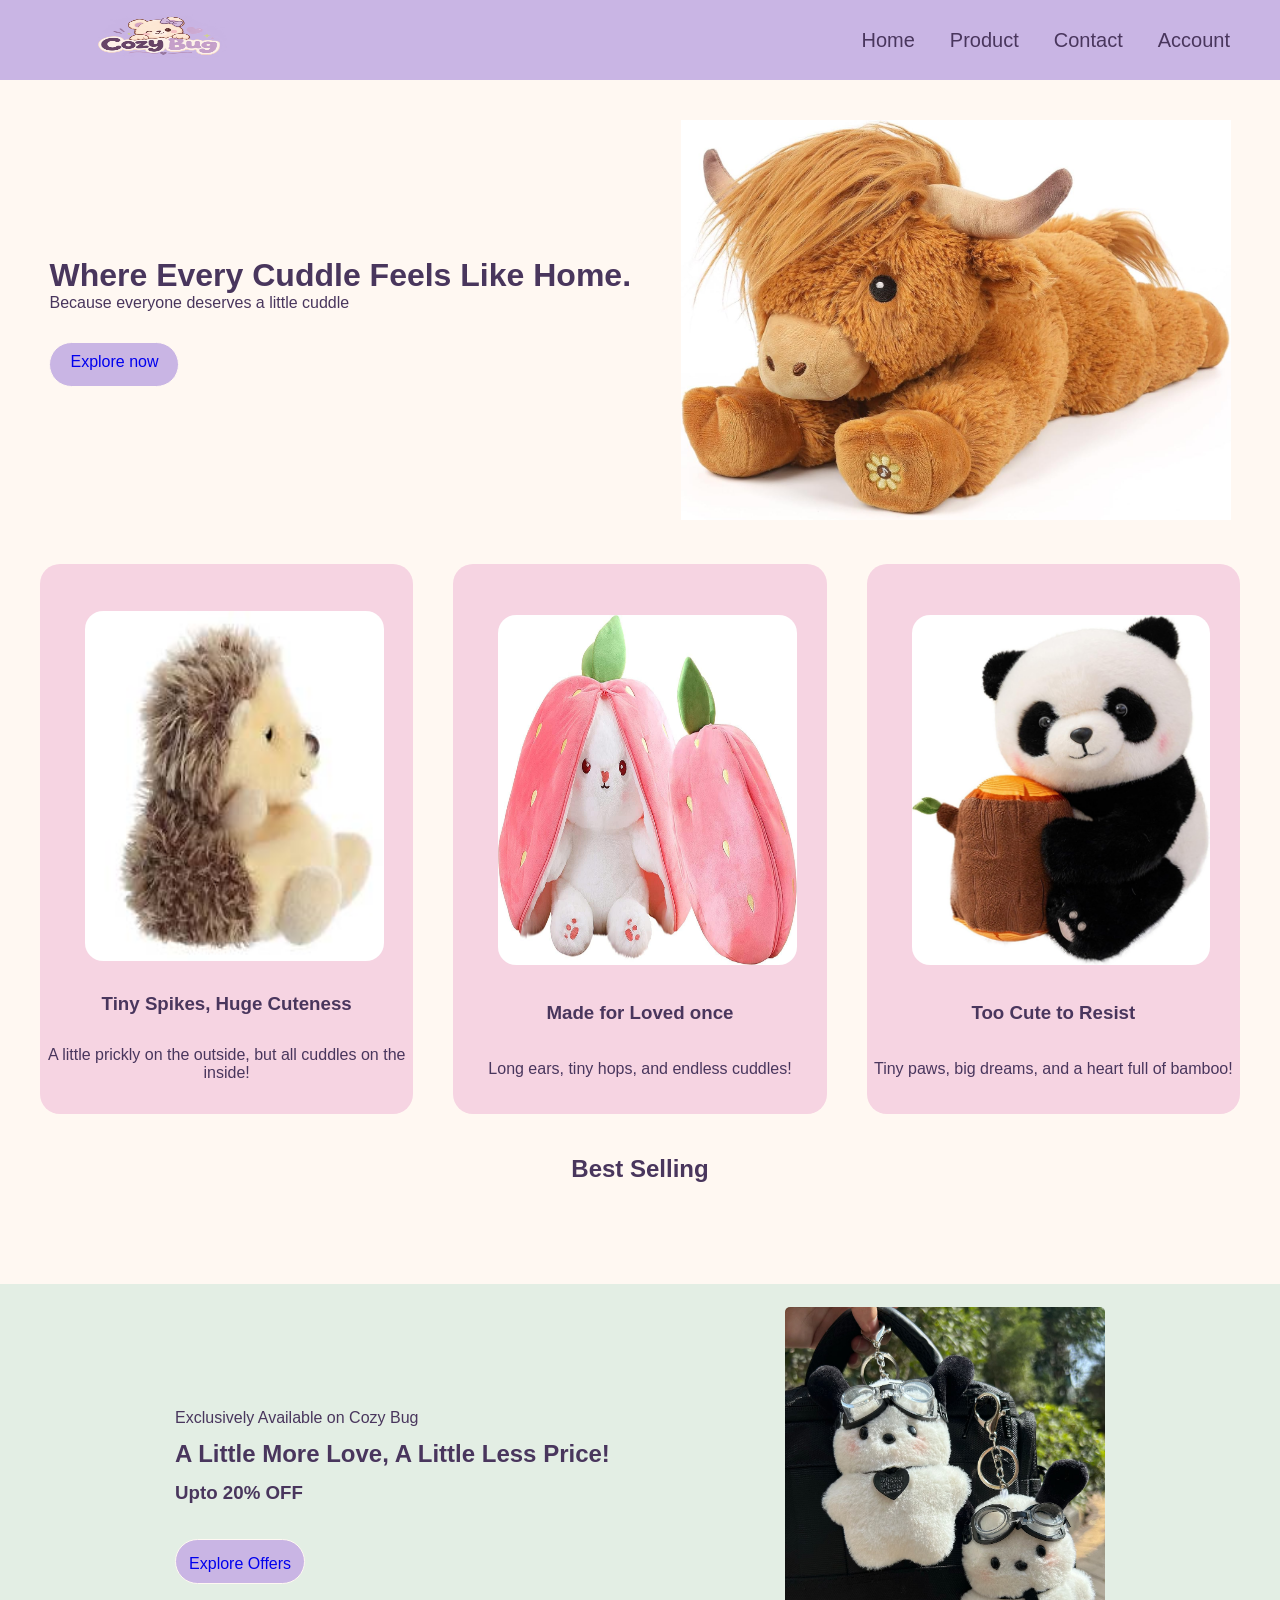
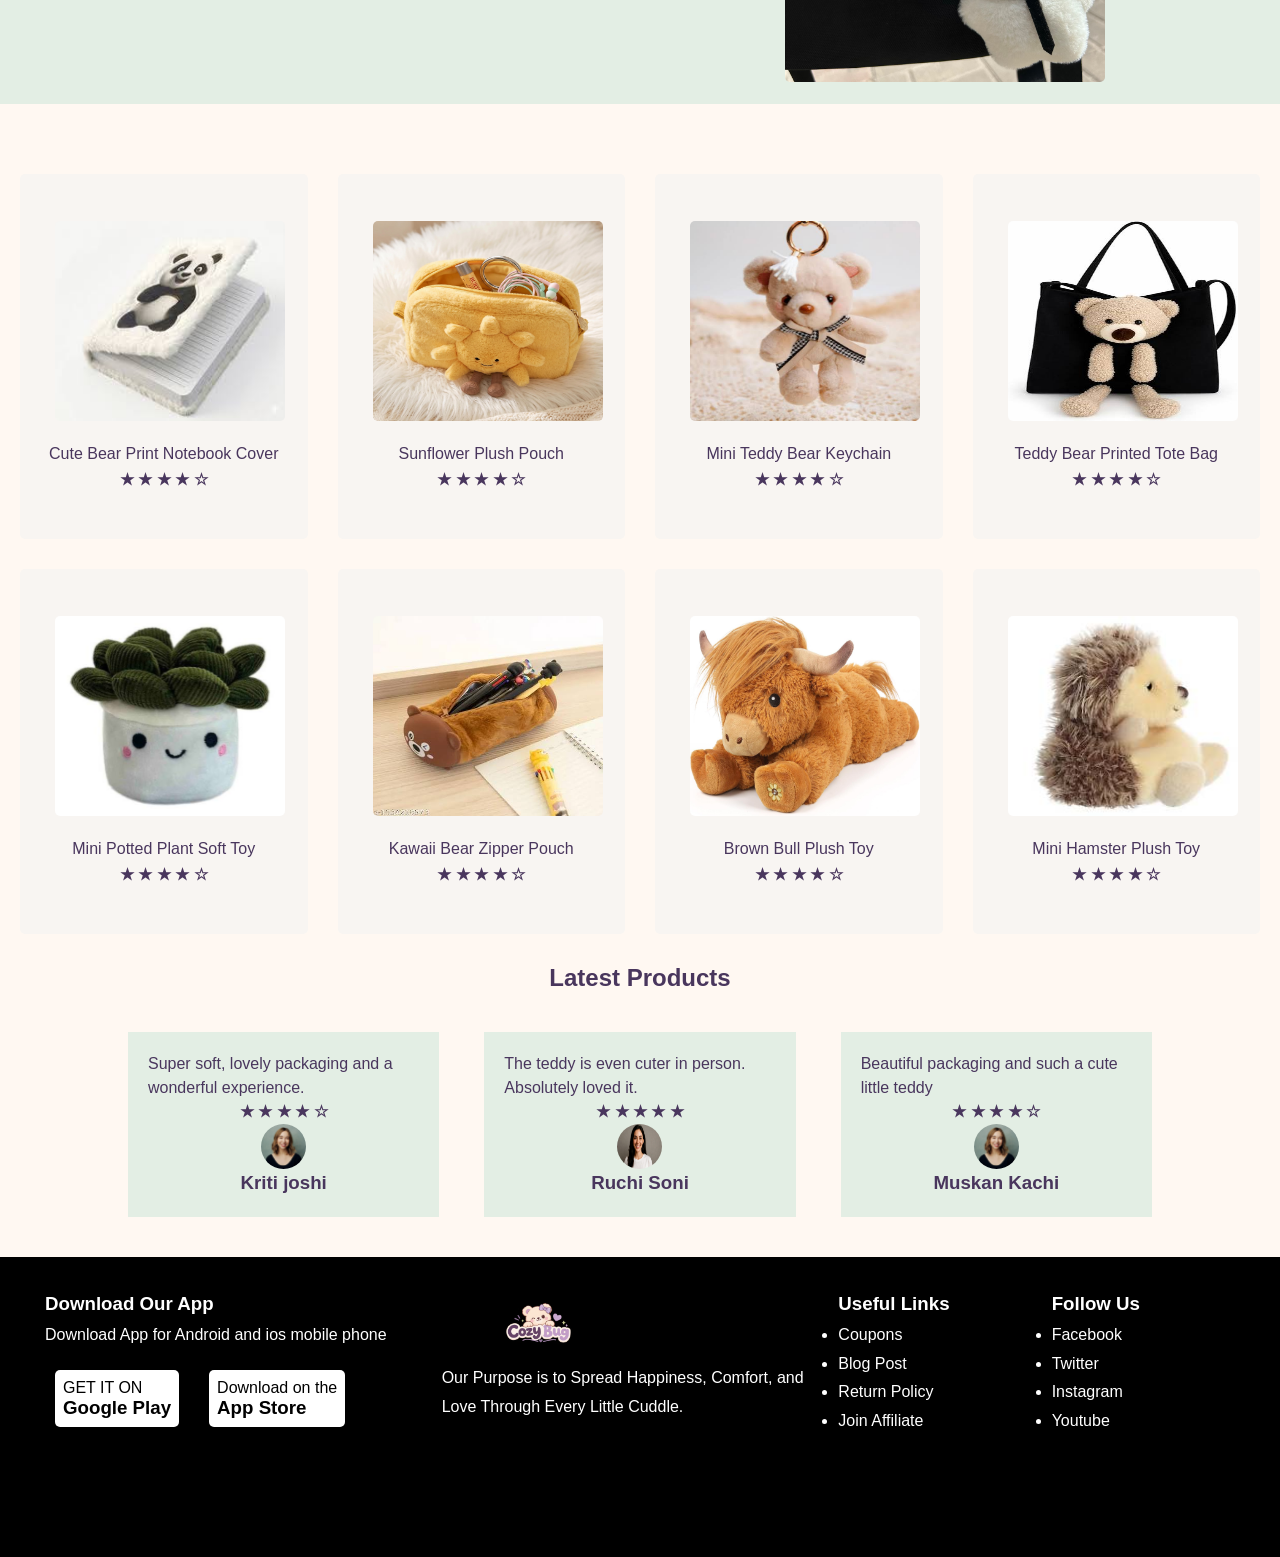
<file: index.html>
<!DOCTYPE html>
<html lang="en">
<head>
  <meta charset="UTF-8">
  <meta name="viewport" content="width=device-width, initial-scale=1.0">
  <link rel="stylesheet" href="style.css">
  <title>Cozy Bug | Hug in every package</title>
  <link rel="stylesheet" href="https://cdnjs.cloudflare.com/ajax/libs/font-awesome/6.7.2/css/all.min.css">
</head>
<body>
  <!-- HEADER -->
  <header class="header">
    <div class="brand">
    <img src="Cozy Bug Teddy Bear Logo.png" width="220px" height="75px">
    </div>
    <div class="navbar">
       <a href="index.html" class="nav-links">Home</a>
       <a href="Product.html" class="nav-links">Product</a>
       <a href="#" class="nav-links">Contact</a>
       <a href="Account.html" class="nav-links">Account</a>
    </div>
    <button class="menu-icon" aria-label="Toggle navigation"
        aria-expanded="false">
    <i class="fa-solid fa-bars"></i>
    </button>
  </header>
  <!-- MAIN IMAGE WITH TAG LINE -->
  <div class="main">
    <div> 
        <h1>Where Every Cuddle Feels Like Home.</h1>
        <p>Because everyone deserves a little cuddle</p>
        <a href="product.html" class="btn">Explore now</a>
   </div>
   <div class="main-img">
    <img src="main_img.jpg" height="400px" width="550px">
   </div>
  </div>
  <!-- FEATURED SECTION -->
   <section class="features">
    <div class="feature-card">
        <img src="feature-img1.jpg" alt="Cute teddy bear" height="400px" width="350px">
         <h3>Tiny Spikes, Huge Cuteness</h3>
         <p>A little prickly on the outside, but all cuddles on the inside!</p>
    </div>

     <div class="feature-card">
        <img src="feature-img2.jpg" alt="Cute plush toy" height="400px" width="350px">
        <h3>Made for Loved once</h3>
        <p>Long ears, tiny hops, and endless cuddles!</p>
    </div>

    <div class="feature-card">
        <img src="feature-img3.jpg" alt="Cute soft toy" height="400px" width="350px">
       <h3>Too Cute to Resist</h3>
       <p>Tiny paws, big dreams, and a heart full of bamboo!</p>
    </div>
    <h2>Best Selling</h2>
  </section>
  <!-- offer section -->
   <div class="offer">
    <div class="offer-detail">
      <p>Exclusively Available on Cozy Bug</p>
      <h2>A Little More Love, A Little Less Price!</h2>
      <h3>Upto 20% OFF</h3>
      <a href="offerDetail.html" class="btn">Explore Offers</a>
    </div>
      <img src="offer-section-img.avif">
   </div>
  <!-- PRODUCT SECTION -->
   <div class="product">
    <div class="product-card">
      <img src="product-img1.jpg">
      <div class="product-detail">
        <p>Cute Bear Print Notebook Cover</p>
        <h4>&starf; &starf; &starf; &starf; &star;</h4>
      </div>
    </div>
    <div class="product-card">
      <img src="product-img2.avif">
      <div class="product-detail">
        <p>Sunflower Plush Pouch</p>
        <h4>&starf; &starf; &starf; &starf; &star;</h4>
      </div>
    </div>
    <div class="product-card">
      <img src="product-img3.jpg">
      <div class="product-detail">
        <p>Mini Teddy Bear Keychain</p>
        <h4>&starf; &starf; &starf; &starf; &star;</h4>
      </div>
    </div>
    <div class="product-card">
      <img src="product-img4.jpg">
      <div class="product-detail">
        <p>Teddy Bear Printed Tote Bag</p>
        <h4>&starf; &starf; &starf; &starf; &star;</h4>
      </div>
    </div>
    <div class="product-card">
      <img src="product-img5.jpg">
      <div class="product-detail">
        <p>Mini Potted Plant Soft Toy</p>
        <h4>&starf; &starf; &starf; &starf; &star;</h4>
      </div>
    </div>
    <div class="product-card">
      <img src="product-img6.jpg">
      <div class="product-detail">
        <p>Kawaii Bear Zipper Pouch</p>
        <h4>&starf; &starf; &starf; &starf; &star;</h4>
      </div>
    </div>
    <div class="product-card">
      <img src="main_img.jpg">
      <div class="product-detail">
        <p>Brown Bull Plush Toy</p>
        <h4>&starf; &starf; &starf; &starf; &star;</h4>
      </div>
    </div>
    <div class="product-card">
      <img src="feature-img1.jpg">
      <div class="product-detail">
        <p>Mini Hamster Plush Toy</p>
        <h4>&starf; &starf; &starf; &starf; &star;</h4>
      </div>
    </div>
    <h2>Latest Products</h2>
   </div>
   <div class="feedback">
    <div class="feedback-card">
      <p>Super soft, lovely packaging and a wonderful experience.</p>
      <h4>&starf; &starf; &starf; &starf; &star;</h4>
      <img src="feedback-img1.jpg">
      <h3>Kriti joshi</h3>
    </div>
    <div class="feedback-card">
      <p>The teddy is even cuter in person. Absolutely loved it.</p>
      <h4>&starf; &starf; &starf; &starf; &starf;</h4>
      <img src="feedback-img2.jpg">
      <h3>Ruchi Soni</h3>
    </div>
    <div class="feedback-card">
      <p>Beautiful packaging and such a cute little teddy</p>
      <h4>&starf; &starf; &starf; &starf; &star;</h4>
      <img src="feedback-img1.jpg">
      <h3>Muskan Kachi</h3>
    </div>
   </div>
   <!-- FOOTER SECTION -->
   <footer class="footer">
     <div class="footer-box">
      <h3>Download Our App</h3>
      <p>Download App for Android and ios mobile phone</p>
      <div class="footer-app">
        <div class="footer-box-inside">
        <p>GET IT ON</p>
        <h3>Google Play</h3>
      </div>
      <div class="footer-box-inside">
        <p>Download on the</p>
        <h3>App Store</h3>
      </div>
      </div>
     </div>
     <div class="footer-box">
      <img src="Cozy Bug Teddy Bear Logo.png">
      <p>Our Purpose is to Spread Happiness, Comfort, and Love Through Every Little Cuddle.</p>
     </div>
     <div class="footer-box">
      <h3>Useful Links</h3>
      <ul>
        <li><a>Coupons</a></li>
        <li><a>Blog Post</a></li>
        <li><a>Return Policy</a></li>
        <li><a>Join Affiliate</a></li>
      </ul>
     </div>
     <div class="footer-box">
      <h3>Follow Us</h3>
      <ul>
        <li><a>Facebook</a></li>
        <li><a>Twitter</a></li>
        <li><a>Instagram</a></li>
        <li><a>Youtube</a></li>
      </ul>
     </div>
   </footer>
   <!-- ACTIVATING TOGGLE HAMBURGER NAV-LINKS WITH JAVA SCRIPT -->
    <script>
    const menuIcon = document.querySelector(".menu-icon");
    const navbar = document.querySelector(".navbar");

    menuIcon.addEventListener("click", () => {
        navbar.classList.toggle("active");
    });
</script>

</body>
</html>
</file>
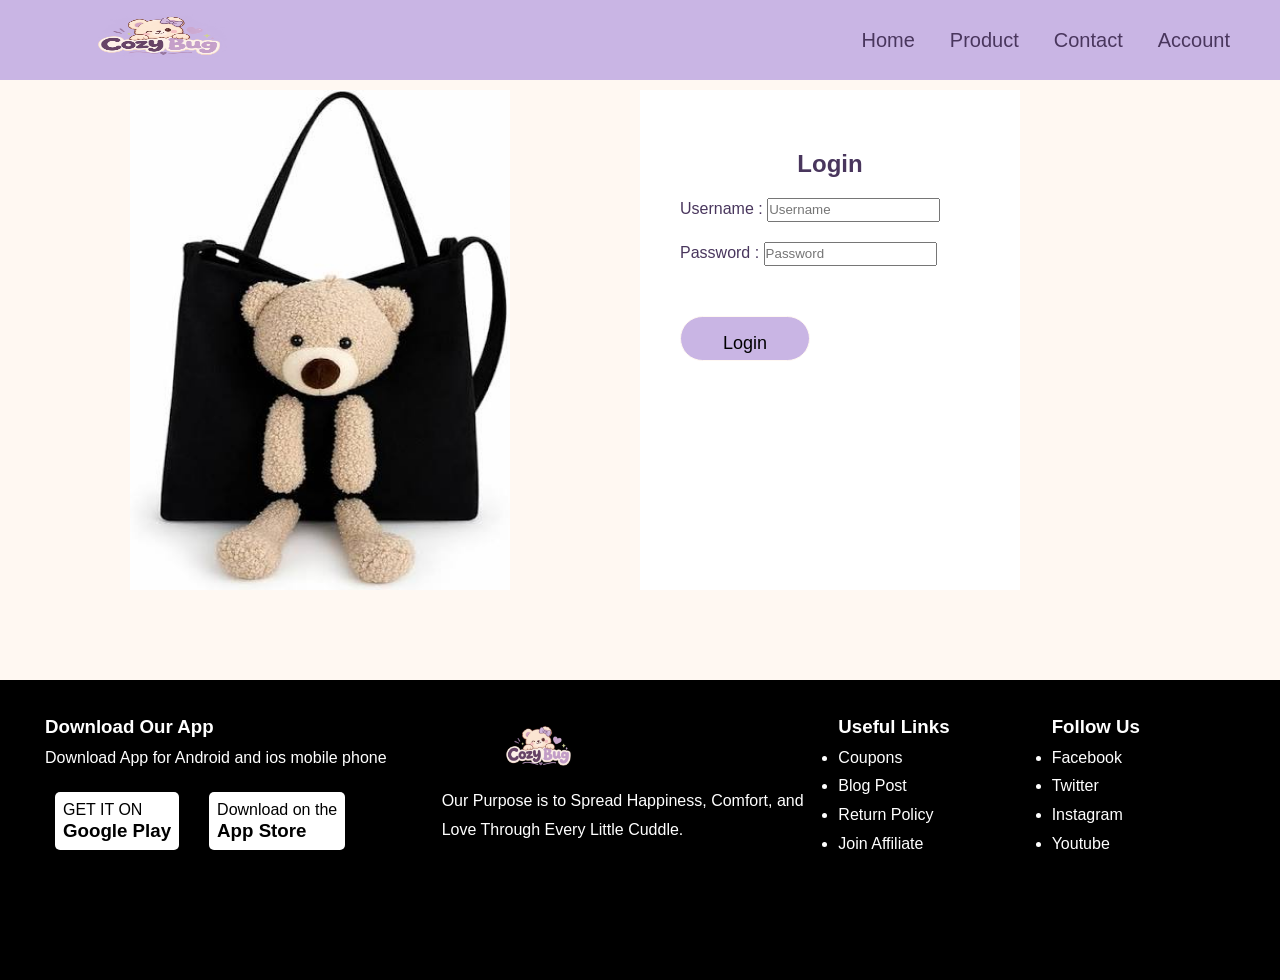
<file: Account.html>
<!DOCTYPE html>
<html lang="en">
<head>
  <meta charset="UTF-8">
  <meta name="viewport" content="width=device-width, initial-scale=1.0">
  <link rel="stylesheet" href="style.css">
  <link rel="stylesheet" href="account-style.css">
  <title>Account | Cozy Bug</title>
  <link rel="stylesheet" href="https://cdnjs.cloudflare.com/ajax/libs/font-awesome/6.7.2/css/all.min.css">
</head>
<body>
  <!-- HEADER -->
  <header class="header">
    <div class="brand">
    <img src="Cozy Bug Teddy Bear Logo.png" width="220px" height="75px">
    </div>
    <div class="navbar">
       <a href="index.html" class="nav-links">Home</a>
       <a href="Product.html" class="nav-links">Product</a>
       <a href="#" class="nav-links">Contact</a>
       <a href="Account.html" class="nav-links">Account</a>
    </div>
    <button class="menu-icon" aria-label="Toggle navigation"
        aria-expanded="false">
    <i class="fa-solid fa-bars"></i>
    </button>
  </header>
  <!-- login page -->
  <main class="login-page">
      <img src="product-img4.jpg">
      <div class="registration">
          <form>
            <h2>Login</h2>
            <label for="username">Username :</label>
            <input type="text" placeholder="Username" id="username">
            <br>
            <label for="password">Password :</label>
            <input type="password" id="password" placeholder="Password">
            <button type="submit" class="btn login-btn">Login</button>
          </form>
      </div>
  </main>
<!-- FOOTER SECTION -->
  <footer class="footer">
     <div class="footer-box">
      <h3>Download Our App</h3>
      <p>Download App for Android and ios mobile phone</p>
      <div class="footer-app">
        <div class="footer-box-inside">
        <p>GET IT ON</p>
        <h3>Google Play</h3>
      </div>
      <div class="footer-box-inside">
        <p>Download on the</p>
        <h3>App Store</h3>
      </div>
      </div>
     </div>
     <div class="footer-box">
      <img src="Cozy Bug Teddy Bear Logo.png">
      <p>Our Purpose is to Spread Happiness, Comfort, and Love Through Every Little Cuddle.</p>
     </div>
     <div class="footer-box">
      <h3>Useful Links</h3>
      <ul>
        <li><a>Coupons</a></li>
        <li><a>Blog Post</a></li>
        <li><a>Return Policy</a></li>
        <li><a>Join Affiliate</a></li>
      </ul>
     </div>
     <div class="footer-box">
      <h3>Follow Us</h3>
      <ul>
        <li><a>Facebook</a></li>
        <li><a>Twitter</a></li>
        <li><a>Instagram</a></li>
        <li><a>Youtube</a></li>
      </ul>
     </div>
   </footer>
   <!-- ACTIVATING TOGGLE HAMBURGER NAV-LINKS WITH JAVA SCRIPT -->
    <script>
    const menuIcon = document.querySelector(".menu-icon");
    const navbar = document.querySelector(".navbar");

    menuIcon.addEventListener("click", () => {
        navbar.classList.toggle("active");
    });
</script>

</body>
</html>
</file>
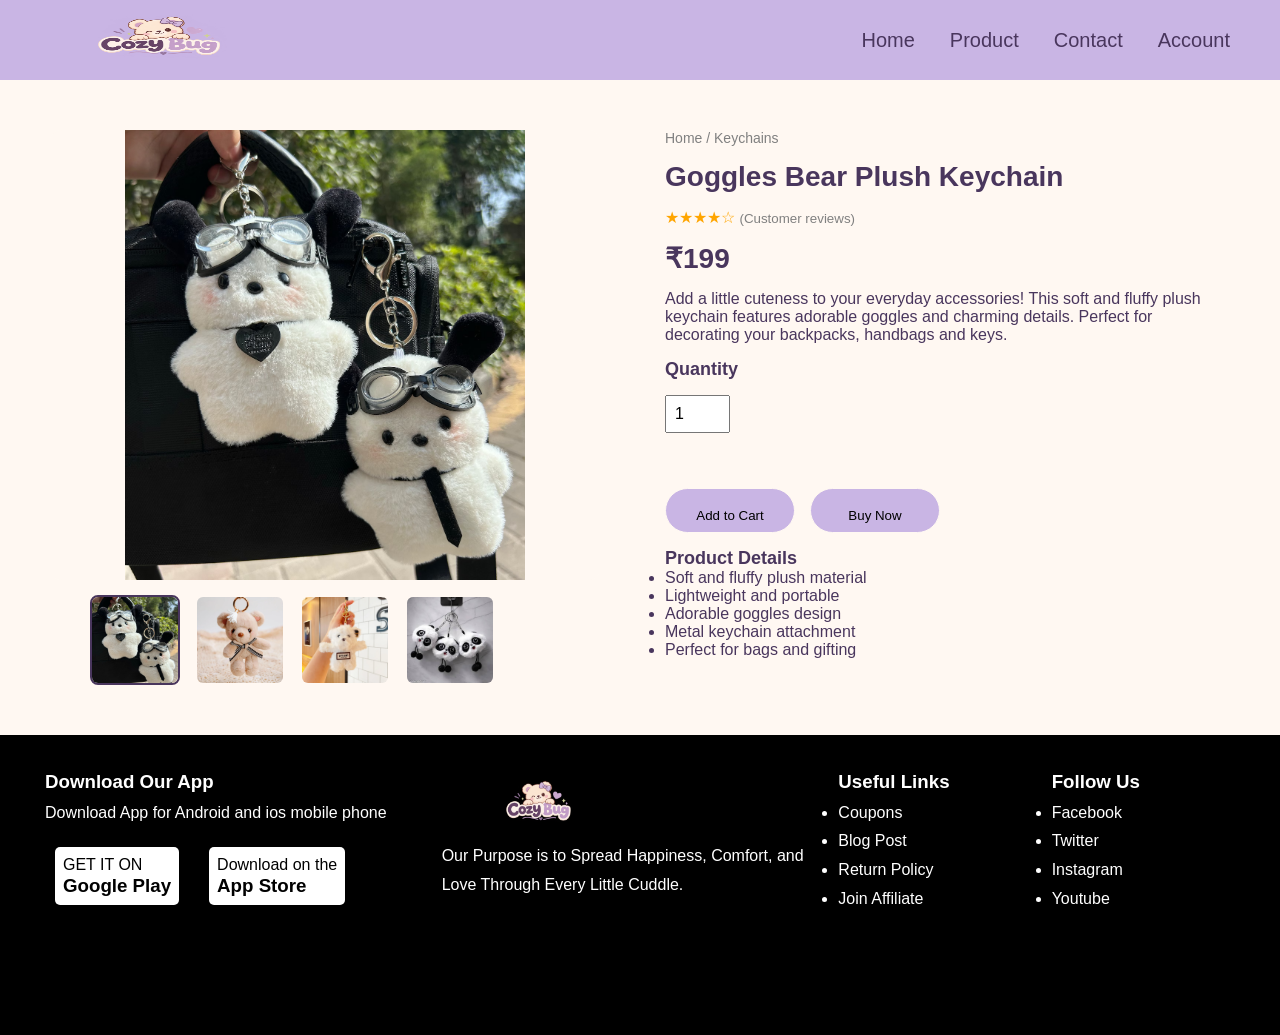
<file: offerDetail.html>
<!DOCTYPE html>
<html lang="en">
<head>
  <meta charset="UTF-8">
  <meta name="viewport" content="width=device-width, initial-scale=1.0">
  <link rel="stylesheet" href="style.css">
  <link rel="stylesheet" href="offerstyle.css">
  <title>Offer section | Cozy Bug</title>
  <link rel="stylesheet" href="https://cdnjs.cloudflare.com/ajax/libs/font-awesome/6.7.2/css/all.min.css">
</head>
<body>
  <!-- HEADER -->
  <header class="header">
    <div class="brand">
    <img src="Cozy Bug Teddy Bear Logo.png" width="220px" height="75px">
    </div>
    <div class="navbar">
       <a href="index.html" class="nav-links">Home</a>
       <a href="Product.html" class="nav-links">Product</a>
       <a href="#" class="nav-links">Contact</a>
       <a href="Account.html" class="nav-links">Account</a>
    </div>
    <button class="menu-icon" aria-label="Toggle navigation"
        aria-expanded="false">
    <i class="fa-solid fa-bars"></i>
    </button>
  </header>
  <!-- offer section -->
   <section class="detail-section">

    <!-- LEFT SIDE: PRODUCT GALLERY -->
    <div class="product-gallery">

        <!-- Radio buttons control which image is displayed -->
        <input type="radio" name="gallery" id="img1" checked>
        <input type="radio" name="gallery" id="img2">
        <input type="radio" name="gallery" id="img3">
        <input type="radio" name="gallery" id="img4">

        <!-- Large images -->
        <div class="gallery-main">
            <img src="offer-section-img.avif" class="image1">
            <img src="offerDetail-img2.webp" class="image2">
            <img src="offerDetail-img3.webp" class="image3">
            <img src="offerDetail-img4.jpg" class="image4">
        </div>

        <!-- Small thumbnails -->
        <div class="gallery-thumbnails">
            <label for="img1">
                <img src="offer-section-img.avif">
            </label>
            <label for="img2">
                <img src="offerDetail-img2.webp">
            </label>
            <label for="img3">
                <img src="offerDetail-img3.webp">
            </label>
            <label for="img4">
                <img src="offerDetail-img4.jpg">
            </label>
        </div>
    </div>


    <!-- RIGHT SIDE: PRODUCT INFORMATION -->
    <div class="product-info">
        <p class="category">Home / Keychains</p>
        <h1>Goggles Bear Plush Keychain</h1>
        <div class="rating">
            <span>★★★★&star;</span>
            <small>(Customer reviews)</small>
        </div>

        <h2 class="price">₹199</h2>
        <p>
            Add a little cuteness to your everyday accessories!
            This soft and fluffy plush keychain features adorable
            goggles and charming details. Perfect for decorating
            your backpacks, handbags and keys.
        </p>

        <h3>Quantity</h3>
        <input type="number" value="1" min="1" class="quantity">

        <div class="product-buttons">
            <button class="btn">Add to Cart</button>
            <button class="btn">Buy Now</button>
        </div>

        <div class="details">
            <h3>Product Details</h3>
            <ul>
                <li>Soft and fluffy plush material</li>
                <li>Lightweight and portable</li>
                <li>Adorable goggles design</li>
                <li>Metal keychain attachment</li>
                <li>Perfect for bags and gifting</li>
            </ul>
        </div>
    </div>
</section>
  <!-- FOOTER SECTION -->
  <footer class="footer">
     <div class="footer-box">
      <h3>Download Our App</h3>
      <p>Download App for Android and ios mobile phone</p>
      <div class="footer-app">
        <div class="footer-box-inside">
        <p>GET IT ON</p>
        <h3>Google Play</h3>
      </div>
      <div class="footer-box-inside">
        <p>Download on the</p>
        <h3>App Store</h3>
      </div>
      </div>
     </div>
     <div class="footer-box">
      <img src="Cozy Bug Teddy Bear Logo.png">
      <p>Our Purpose is to Spread Happiness, Comfort, and Love Through Every Little Cuddle.</p>
     </div>
     <div class="footer-box">
      <h3>Useful Links</h3>
      <ul>
        <li><a>Coupons</a></li>
        <li><a>Blog Post</a></li>
        <li><a>Return Policy</a></li>
        <li><a>Join Affiliate</a></li>
      </ul>
     </div>
     <div class="footer-box">
      <h3>Follow Us</h3>
      <ul>
        <li><a>Facebook</a></li>
        <li><a>Twitter</a></li>
        <li><a>Instagram</a></li>
        <li><a>Youtube</a></li>
      </ul>
     </div>
   </footer>
   <!-- ACTIVATING TOGGLE HAMBURGER NAV-LINKS WITH JAVA SCRIPT -->
    <script>
    const menuIcon = document.querySelector(".menu-icon");
    const navbar = document.querySelector(".navbar");

    menuIcon.addEventListener("click", () => {
        navbar.classList.toggle("active");
    });
</script>

</body>
</html>
</file>
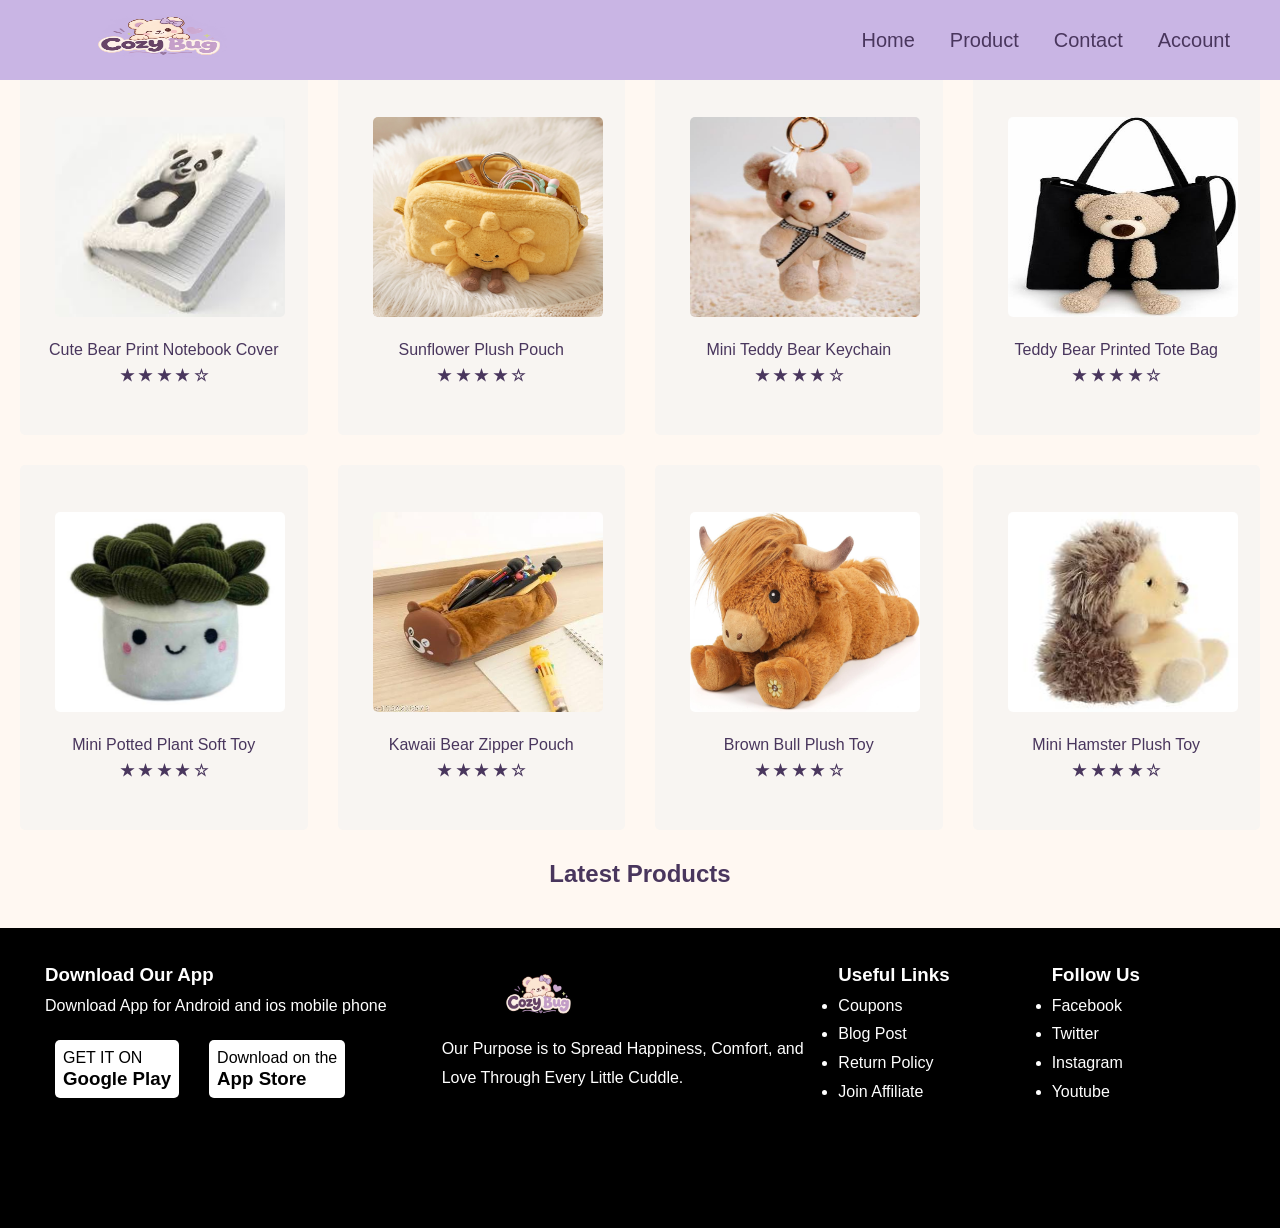
<file: Product.html>
<!DOCTYPE html>
<html lang="en">
<head>
  <meta charset="UTF-8">
  <meta name="viewport" content="width=device-width, initial-scale=1.0">
  <link rel="stylesheet" href="style.css">
  <title>All Product | Cozy Bug</title>
  <link rel="stylesheet" href="https://cdnjs.cloudflare.com/ajax/libs/font-awesome/6.7.2/css/all.min.css">
</head>
<body>
  <!-- HEADER -->
  <header class="header">
    <div class="brand">
    <img src="Cozy Bug Teddy Bear Logo.png" width="220px" height="75px">
    </div>
    <div class="navbar">
       <a href="index.html" class="nav-links">Home</a>
       <a href="Product.html" class="nav-links">Product</a>
       <a href="#" class="nav-links">Contact</a>
       <a href="Account.html" class="nav-links">Account</a>
    </div>
    <button class="menu-icon" aria-label="Toggle navigation"
        aria-expanded="false">
    <i class="fa-solid fa-bars"></i>
    </button>
  </header>
 
  <!-- PRODUCT SECTION -->
   <div class="product">
    <div class="product-card">
      <img src="product-img1.jpg">
      <div class="product-detail">
        <p>Cute Bear Print Notebook Cover</p>
        <h4>&starf; &starf; &starf; &starf; &star;</h4>
      </div>
    </div>
    <div class="product-card">
      <img src="product-img2.avif">
      <div class="product-detail">
        <p>Sunflower Plush Pouch</p>
        <h4>&starf; &starf; &starf; &starf; &star;</h4>
      </div>
    </div>
    <div class="product-card">
      <img src="product-img3.jpg">
      <div class="product-detail">
        <p>Mini Teddy Bear Keychain</p>
        <h4>&starf; &starf; &starf; &starf; &star;</h4>
      </div>
    </div>
    <div class="product-card">
      <img src="product-img4.jpg">
      <div class="product-detail">
        <p>Teddy Bear Printed Tote Bag</p>
        <h4>&starf; &starf; &starf; &starf; &star;</h4>
      </div>
    </div>
    <div class="product-card">
      <img src="product-img5.jpg">
      <div class="product-detail">
        <p>Mini Potted Plant Soft Toy</p>
        <h4>&starf; &starf; &starf; &starf; &star;</h4>
      </div>
    </div>
    <div class="product-card">
      <img src="product-img6.jpg">
      <div class="product-detail">
        <p>Kawaii Bear Zipper Pouch</p>
        <h4>&starf; &starf; &starf; &starf; &star;</h4>
      </div>
    </div>
    <div class="product-card">
      <img src="main_img.jpg">
      <div class="product-detail">
        <p>Brown Bull Plush Toy</p>
        <h4>&starf; &starf; &starf; &starf; &star;</h4>
      </div>
    </div>
    <div class="product-card">
      <img src="feature-img1.jpg">
      <div class="product-detail">
        <p>Mini Hamster Plush Toy</p>
        <h4>&starf; &starf; &starf; &starf; &star;</h4>
      </div>
    </div>
    <h2>Latest Products</h2>
   </div>
   
   <footer class="footer">
     <div class="footer-box">
      <h3>Download Our App</h3>
      <p>Download App for Android and ios mobile phone</p>
      <div class="footer-app">
        <div class="footer-box-inside">
        <p>GET IT ON</p>
        <h3>Google Play</h3>
      </div>
      <div class="footer-box-inside">
        <p>Download on the</p>
        <h3>App Store</h3>
      </div>
      </div>
     </div>
     <div class="footer-box">
      <img src="Cozy Bug Teddy Bear Logo.png">
      <p>Our Purpose is to Spread Happiness, Comfort, and Love Through Every Little Cuddle.</p>
     </div>
     <div class="footer-box">
      <h3>Useful Links</h3>
      <ul>
        <li><a>Coupons</a></li>
        <li><a>Blog Post</a></li>
        <li><a>Return Policy</a></li>
        <li><a>Join Affiliate</a></li>
      </ul>
     </div>
     <div class="footer-box">
      <h3>Follow Us</h3>
      <ul>
        <li><a>Facebook</a></li>
        <li><a>Twitter</a></li>
        <li><a>Instagram</a></li>
        <li><a>Youtube</a></li>
      </ul>
     </div>
   </footer>
   <!-- ACTIVATING TOGGLE HAMBURGER NAV-LINKS WITH JAVA SCRIPT -->
    <script>
    const menuIcon = document.querySelector(".menu-icon");
    const navbar = document.querySelector(".navbar");

    menuIcon.addEventListener("click", () => {
        navbar.classList.toggle("active");
    });
</script>

</body>
</html>
</file>
<file: style.css>
*{
  margin: 0px;
  padding: 0px;
  box-sizing: border-box;
}
body {
  background-color: #FFF8F2;
  color: #49365D;
}
h1, h2, h3, button {
    font-family: 'Fredoka', sans-serif;
}
body, a, p {
    font-family: 'Nunito', sans-serif;
}
.header{
  background-color: #C9B5E4;
  height: 80px;
  width: 100%;
  position: fixed;
  top: 0;
  left: 0;
  display: flex;
  align-items: center;
  justify-content: space-between;
}
.brand{
  background-color: #C9B5E4;
  width: 40%;
  padding-left: 50px;
  padding-right: 15px;
}
.navbar{
  width: 70%;
  background-color: #C9B5E4;
  color: #49365D;
  display: flex;
  justify-content:right;
  gap: 35px;
  padding-right: 50px;
}
.nav-links {
  color: #49365D;
  text-decoration: none;
  font-size: 20px;
}
.nav-links:hover{
  cursor: pointer;
  transform: scale(1.1);
}
.menu-icon{
  background-color: #C9B5E4;
  margin-left: 20px;
  margin-right: 40px;
  height: 40px;
  width: 47px;
  cursor: pointer;
  display: none;
}
@media (max-width: 800px) {

    .menu-icon {
        display: block;
        border: none;
        font-size: 22px;
    }

    .navbar {
        display: none;
        position: absolute;
        top: 80px;
        right: 0;
        width: 100%;
        background-color: #555;
        flex-direction: column;
        align-items: center;
        justify-content: center;
        gap: 0;
        padding: 10px 0;
    }

    .navbar.active {
        display: flex;
    }

    .nav-links {
        color: white;
        width: 100%;
        text-align: center;
        padding: 12px 0;
        font-size: 18px;
    }

    .nav-links:hover {
        background-color: #777;
        transform: none;
    }
}
@media (max-width: 500px) {
    .brand {
        padding-left: 0px;
    }
}
.main {
  margin-top: 120px;
  display: flex;
  justify-content: space-evenly;
  align-items: center;
}
.btn{
  background-color: #c9b5e4;
  margin-top: 30px;
  padding-left: 10px;
  padding-right: 10px;
  padding-top:10px;
  height: 45px;
  width: 130px;
  border-radius: 30px;
  border: 1px solid #fff8f2;
  display: inline-block;
  text-decoration: none;
  text-align: center;
}
.btn:hover{
  background-color: #c9acee;
  cursor: pointer;
}
.main-img{
  transition-duration: 0.7s;
}
/* .main-img:hover{
  box-shadow: 1px 1px 5px black;
  cursor: pointer;
  transform: scale(1.02);
} */
/* Mobile & Tablets */
@media (max-width: 768px) {
    .main {
        justify-content: center;
        text-align: center;
        min-height: 75vh;
        padding: 25px;
    }

    .main h1 {
        font-size: 34px;
    }

    .main p {
        font-size: 16px;
    }

    .main-img {
        display: none;
    }
}
.features{
  display: grid;
  grid-template-columns: 1fr 1fr 1fr;
  gap: 40px;
  padding: 40px;
  width: 100%;
  height: auto;
  min-height: 700px;
}
.feature-card{
  background-color: #f6d4e2;
  border-radius: 20px;
  height: 550px;
  display: flex;
  flex-direction: column;
  justify-content: space-evenly;
  text-align: center;
  transition-duration: 0.7s;
}
.feature-card:hover {
  cursor: pointer;
  box-shadow: 1px 2px 6px rgb(113, 112, 112);
}
.feature-card img{
  width: 80%;
  height: 350px;
  margin-top: 15px;
  margin-left: 45px;
  border-radius: 18px;
}
.features h2 {
    grid-column: 1 / -1;
    text-align: center;
}
/* Tablet */
@media (max-width: 768px) {
    .features {
        grid-template-columns: repeat(2, 1fr);
    }
}
/* Mobile */
@media (max-width: 480px) {
    .features {
        grid-template-columns: 1fr;
        padding: 20px;
    }
}
.offer{
  margin-top: 60px;
  margin-bottom: 60px;
  width: 100%;
  min-height: 420px;
  height: auto;
  background-color: #e3eee4;
  display: flex;
  justify-content: space-evenly;
  align-items: center;
}
.offer-detail{
  line-height: 1.8;
}
.offer img {
  border-radius: 5px;
  transition-duration: 0.7s;
  width:320px; 
  height:375px;
}
.offer img:hover{
  width: 325px;
  height: 385px;
  cursor: pointer;
}
/* Tablet */
@media (max-width: 786px) {
  .offer {
    height: 350px;
    justify-content: center;
    padding: 20px;
    box-sizing: border-box;
  }

  .offer img {
    display: none;
  }

  .offer-detail {
     text-align: center;
    display: flex;
    flex-direction: column;
    align-items: center;
  }

  .offer-detail h2 {
    font-size: 25px;
  }

  .btn {
    font-size: 14px;
    align-self: center;
  }
}
/* Mobile */
@media (max-width: 480px) {
  .offer {
    height: 280px;
    margin-top: 30px;
    margin-bottom: 30px;
    padding: 15px;
  }

  .offer-detail {
    line-height: 1.6;
     text-align: center;
    display: flex;
    flex-direction: column;
    align-items: center;
  }

  .offer-detail p {
    font-size: 13px;
  }

  .offer-detail h2 {
    font-size: 21px;
  }

  .offer-detail h3 {
    font-size: 17px;
  }

  .btn {
    font-size: 14px;
    align-self: center;
  }
}
.product{
  background-color:#FFF8F2;
  padding-left: 20px;
  padding-right: 20px;
  width: 100%;
  height: auto;
  display: grid;
  grid-template-columns: repeat(4,1fr);
  justify-content: center;
  align-items: center;
  grid-gap: 30px;
  margin-bottom: 40px;
  margin-top: 70px;
}
.product-card{
  background-color: #f8f5f2; 
  border-radius: 5px;
  height: 365px;
  display: flex;
  flex-direction: column;
  justify-content: center;
  transition-duration: 1s;
}
.product-card:hover{
  box-shadow: 1.5px 1.5px 7px grey;
  cursor: pointer;
  height: 375px;
}
.product-card img {
  height: 200px;
  width: 80%;
  border-radius: 5px;
  margin-left: 35px;
  margin-bottom: 20px;
}
.product-detail {
  line-height: 1.6;
  text-align: center;
}
.product>h2{
  grid-column: 1 / -1;
  text-align: center;
}
@media (max-width: 1100px) {
  .product {
    grid-template-columns: repeat(3, 1fr);
  }
}
/* Tablet*/
@media (max-width: 768px) {
  .product {
    grid-template-columns: repeat(2, 1fr);
  }
}
/* Mobile*/
@media (max-width: 480px) {
  .product {
    grid-template-columns: 1fr;
  }
}
.feedback{
  display: grid;
  grid-template-columns: repeat(3, 1fr);
  grid-gap: 45px;
  width: 80%;
  margin:40px auto;
}
.feedback-card{
  background-color: #e3eee4;
  display: flex;
  flex-direction: column;
  line-height: 1.5;
  justify-content: center;
  align-items: center;
  padding: 20px;
  transition-duration: 1s;
}
.feedback-card:hover{
  box-shadow: 1px 1px 5px grey;
}
.feedback-card img{
  height: 45px;
  width: 45px;
  border-radius:50%;
}
.feedback-card img{
  cursor: pointer;
}
/* Tablet*/
@media (max-width: 768px) {
  .feedback {
    grid-template-columns: repeat(2, 1fr);
  }
}
/* Mobile*/
@media (max-width: 480px) {
  .feedback {
    grid-template-columns: 1fr;
  }
}
.footer{
  background-color:#000;
  color: #FFF;
  width: 100%;
  min-height: 300px;
  bottom: 0;
  left: 0;
  display: grid;
  grid-template-columns:2fr 2fr 1fr 1fr;
  gap: 30px;
  padding: 30px 45px;
  box-sizing: border-box;
}
.footer-box{
  display: flex;
  flex-direction: column;
  line-height: 1.8;
  min-width: 0;
}
.footer-box p,
.footer-box h3,
.footer-box li,
.footer-box a {
    color: #FFF;
}
.footer-box img{
  height:77px;
  width:195px;
  object-fit: contain;
}
.footer-app{
  display: flex;
  flex-direction: row;
   flex-wrap: wrap;
    gap: 10px;
    margin: 10px 0;
}
.footer-box-inside{
  background-color: #FFF;
  color: #000;
  cursor: pointer;
  margin: 10px;
  padding: 8px;
  border-radius: 5px;
  line-height: 1.2;
}
.footer-box-inside p,
.footer-box-inside h3 {
    color: #000;
}
@media (max-width: 992px) {
    .footer {
        grid-template-columns: repeat(2, 1fr);
        gap: 35px;
        padding: 30px;
    }
}
@media (max-width: 576px) {
    .footer {
        grid-template-columns: 1fr;
        text-align: center;
        gap: 25px;
        padding: 30px 20px;
    }

    .footer-box {
        align-items: center;
    }

    .footer-app {
        justify-content: center;
        flex-wrap: wrap;
        margin: 5px 0;
    }

    .footer-box-inside {
        margin: 5px;
    }

    .footer-box img {
        max-width: 100%;
        object-fit: contain;
    }

    .footer-box ul {
        padding: 0;
        list-style: none;
    }
}
</file>
<file: account-style.css>
.login-page {
    display: grid;
    grid-template-columns: 1fr 1fr;
    justify-content: space-evenly;
    margin: 90px;
    height: 500px;
}
.login-page img {
   height: 500px;
    width: 380px;
    margin-left: 40px;
}
.registration {
    height: 500px;
    width: 380px;
    background-color: white;
    padding: 40px;
}

.registration h2 {
    text-align: center;
    margin: 20px;
}

#username, #password {
    line-height: 1.5;
    margin-bottom: 20px;
}

.login-btn {
    font-size: 18px;
    font-weight: 500;
    align-self: center;
}
@media (max-width: 900px) {
    .login-page {
        grid-template-columns: 1fr;
        width: 90%;
        height: auto;
        margin: 30px auto;
    }

    .login-page img {
        display: none;
    }

    .registration {
        width: 100%;
    }
}
</file>
<file: offerstyle.css>
/* MAIN PRODUCT SECTION */

.detail-section {
    display: grid;
    grid-template-columns: 1fr 1fr;
    gap: 50px;
    padding: 50px;
    margin-top: 80px;
    align-items: start;
}


/* LEFT SIDE GALLERY */

.product-gallery {
    width: 100%;
    max-width: 550px;
}

/* Hide radio buttons */

.product-gallery input[type="radio"] {
    display: none;
}

/* Large image */

.gallery-main {
    width: 100%;
    height: 450px;
    background-color: #FFF8F2;
    border-radius: 12px;
    overflow: hidden;
}

.gallery-main img {
    width: 100%;
    height: 100%;
    object-fit: contain;
    display: none;
}

/* Show selected large image */

#img1:checked ~ .gallery-main .image1 {
    display: block;
}

#img2:checked ~ .gallery-main .image2 {
    display: block;
}

#img3:checked ~ .gallery-main .image3 {
    display: block;
}

#img4:checked ~ .gallery-main .image4 {
    display: block;
}


/* THUMBNAILS */

.gallery-thumbnails {
  margin-left: 40px;
    display: flex;
    gap: 15px;
    margin-top: 15px;
}

.gallery-thumbnails label {
    width: 90px;
    height: 90px;
    cursor: pointer;
    border: 2px solid transparent;
    border-radius: 8px;
    overflow: hidden;
}

.gallery-thumbnails img {
    width: 100%;
    height: 100%;
    object-fit: cover;
}

#img1:checked ~ .gallery-thumbnails label[for="img1"],
#img2:checked ~ .gallery-thumbnails label[for="img2"],
#img3:checked ~ .gallery-thumbnails label[for="img3"],
#img4:checked ~ .gallery-thumbnails label[for="img4"] {
    border-color: #49365D;
}


/* RIGHT SIDE PRODUCT INFORMATION */

.product-info {
    display: flex;
    flex-direction: column;
    gap: 15px;
}

.category {
    color: gray;
    font-size: 14px;
}

.product-info h1 {
    font-size: 28px;
    color: #49365D;
}

.rating span {
    color: orange;
}

.rating small {
    color: gray;
}

.price {
    font-size: 28px;
    color: #49365D;
}

.description {
    line-height: 1.7;
    color: #555;
}

.product-info h3 {
    font-size: 18px;
    color: #49365D;
}


/* DESIGN OPTIONS */

.design-options {
    display: flex;
    gap: 20px;
    flex-wrap: wrap;
}

.design-options label {
    cursor: pointer;
}


/* QUANTITY */

.quantity {
    width: 65px;
    padding: 8px;
    font-size: 16px;
}


/* BUTTONS */

.product-buttons {
    display: flex;
    gap: 15px;
    margin-top: 10px;
}

.cart-btn,
.buy-btn {
    padding: 12px 22px;
    border: none;
    border-radius: 5px;
    cursor: pointer;
    font-size: 16px;
}

/* PRODUCT FEATURES */

.product-features ul {
    padding-left: 20px;
    line-height: 2;
    color: #555;
}
/* Tablet and Mobile */
@media (max-width: 992px) {
    .detail-section {
        grid-template-columns: 1fr;
    }

    .product-gallery {
        width: 100%;
    }

    .product-info {
        width: 100%;
    }
}
@media (max-width: 576px) {

    .gallery-main {
        height: 250px;
    }

    .gallery-thumbnails label {
        width: 60px;
        height: 60px;
    }
}
</file>
